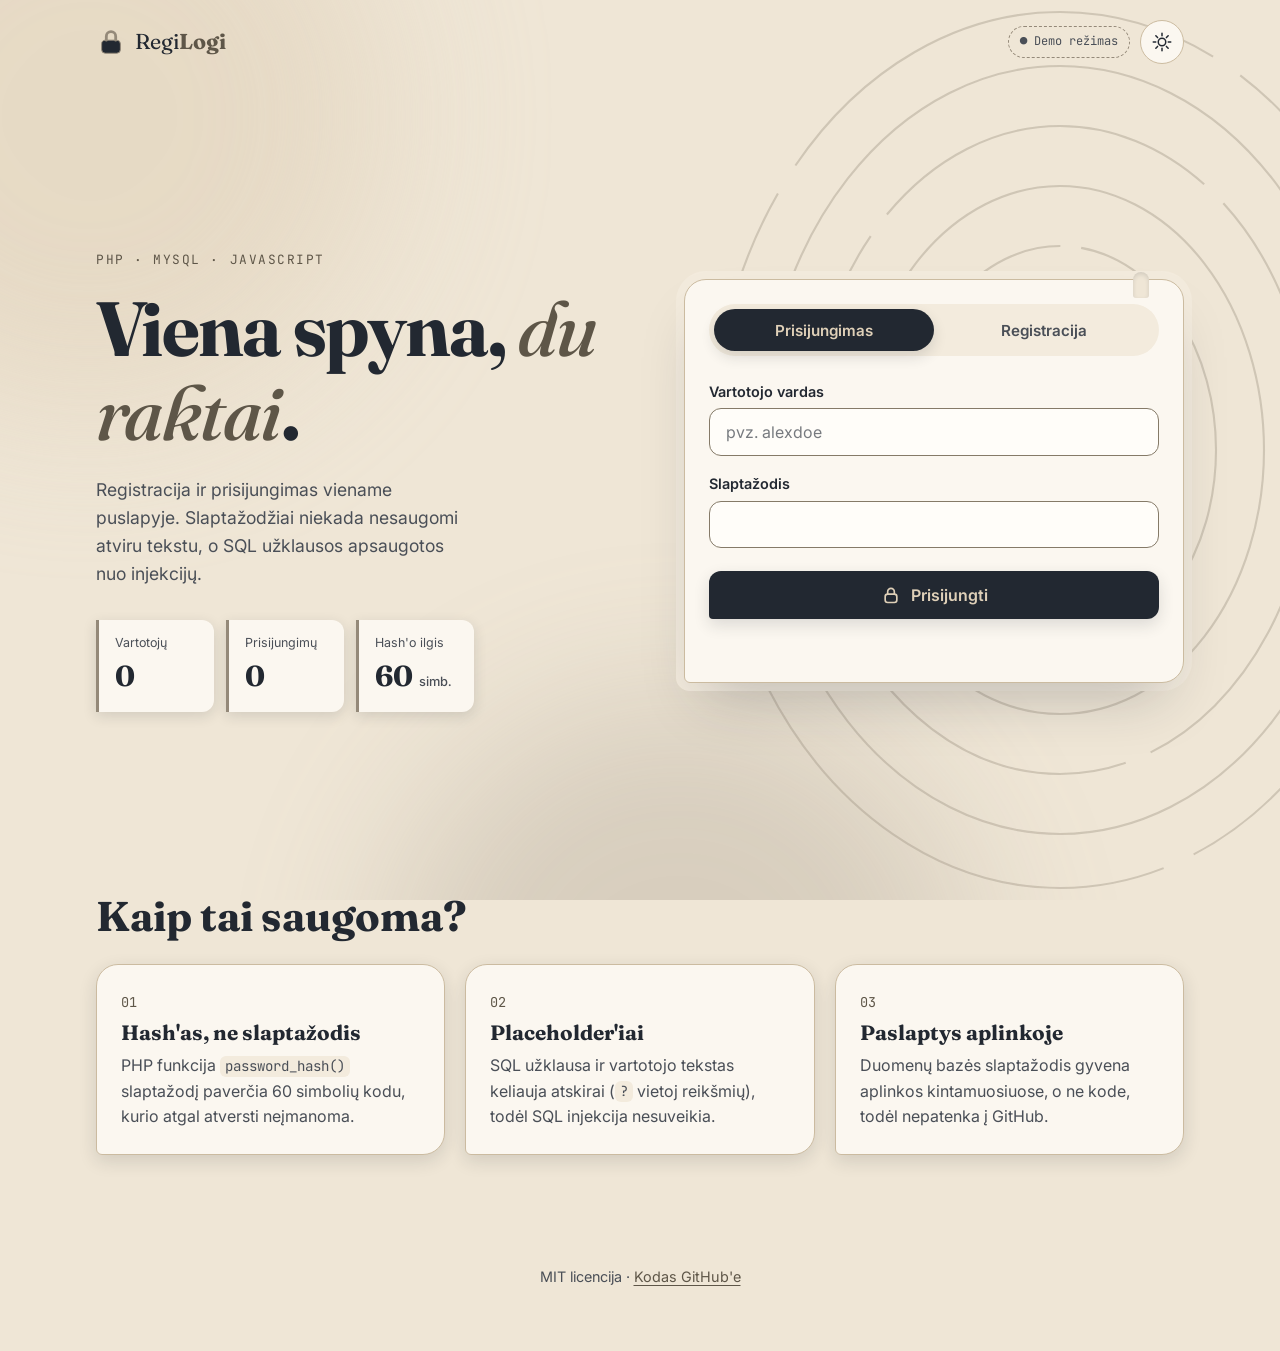
<file: index.html>
<!DOCTYPE html>
<html lang="lt">
<head>
  <meta charset="UTF-8" />
  <meta name="viewport" content="width=device-width, initial-scale=1" />
  <title>Registracija ir prisijungimas su PHP</title>
  <meta name="description" content="Saugi registracijos ir prisijungimo forma su PHP: slaptažodžių hash'as, SQL užklausos su placeholder'iais ir demo režimas naršyklėje." />
  <meta name="theme-color" content="#222831" />
  <link rel="icon" href="images/favicon.svg" type="image/svg+xml" />

  <!-- Applies the saved theme before first paint, so the page never flashes. -->
  <script src="js/theme-init.js"></script>

  <link rel="preconnect" href="https://fonts.googleapis.com" />
  <link rel="preconnect" href="https://fonts.gstatic.com" crossorigin />
  <link rel="stylesheet" href="https://fonts.googleapis.com/css2?family=Fraunces:opsz,wght@9..144,500;9..144,700&family=Inter:wght@400;500;600&family=JetBrains+Mono:wght@400;500&display=swap" />
  <link rel="stylesheet" href="css/style.css" />
</head>
<body>
  <a class="skip-link" href="#main">Pereiti prie turinio</a>

  <!-- Animated background: fingerprint-like rings and soft glows -->
  <div class="backdrop" aria-hidden="true">
    <svg class="backdrop__print" viewBox="0 0 600 600">
      <g fill="none" stroke="currentColor" stroke-width="1.4">
        <ellipse cx="300" cy="300" rx="40" ry="56" />
        <ellipse cx="300" cy="300" rx="72" ry="96" />
        <ellipse cx="300" cy="300" rx="104" ry="136" stroke-dasharray="180 14" />
        <ellipse cx="300" cy="300" rx="136" ry="176" />
        <ellipse cx="300" cy="300" rx="168" ry="216" stroke-dasharray="240 18" />
        <ellipse cx="300" cy="300" rx="200" ry="256" />
        <ellipse cx="300" cy="300" rx="232" ry="292" stroke-dasharray="320 22" />
      </g>
    </svg>
    <span class="backdrop__glow backdrop__glow--a"></span>
    <span class="backdrop__glow backdrop__glow--b"></span>
  </div>

  <header class="topbar">
    <a class="brand" href="#main" aria-label="Pradžia">
      <svg class="brand__mark" viewBox="0 0 32 32" aria-hidden="true">
        <rect x="6" y="14" width="20" height="14" rx="4" />
        <path d="M11 14v-4a5 5 0 0 1 10 0v4" fill="none" stroke-width="3" />
      </svg>
      <span>Regi<b>Logi</b></span>
    </a>
    <div class="topbar__right">
      <span class="mode-badge" id="modeBadge" title="Kur saugomi duomenys">Tikrinama…</span>
      <button class="theme-toggle" id="themeToggle" type="button" aria-label="Perjungti šviesų ar tamsų režimą">
        <svg class="icon-sun" viewBox="0 0 24 24" aria-hidden="true"><circle cx="12" cy="12" r="4.5" /><path d="M12 1.5v3M12 19.5v3M1.5 12h3M19.5 12h3M4.6 4.6l2.1 2.1M17.3 17.3l2.1 2.1M4.6 19.4l2.1-2.1M17.3 6.7l2.1-2.1" /></svg>
        <svg class="icon-moon" viewBox="0 0 24 24" aria-hidden="true"><path d="M20 14.5A8.5 8.5 0 0 1 9.5 4a8.5 8.5 0 1 0 10.5 10.5z" /></svg>
      </button>
    </div>
  </header>

  <main id="main" tabindex="-1">
    <section class="hero">
      <div class="hero__text reveal">
        <p class="eyebrow">PHP · MySQL · JavaScript</p>
        <h1>Viena spyna, <em>du raktai</em>.</h1>
        <p class="lead">Registracija ir prisijungimas viename puslapyje. Slaptažodžiai niekada nesaugomi atviru tekstu, o SQL užklausos apsaugotos nuo injekcijų.</p>

        <dl class="stats">
          <div class="stat">
            <dt>Vartotojų</dt>
            <dd><span id="statUsers">0</span></dd>
          </div>
          <div class="stat">
            <dt>Prisijungimų</dt>
            <dd><span id="statLogins">0</span></dd>
          </div>
          <div class="stat">
            <dt>Hash'o ilgis</dt>
            <dd><span data-target="60">0</span> <small>simb.</small></dd>
          </div>
        </dl>
      </div>

      <!-- Auth card: one lock, two keys (tabs) -->
      <div class="vault reveal" id="vault">
        <div class="vault__tabs" role="tablist" aria-label="Pasirink veiksmą">
          <button class="vault__tab" role="tab" id="tabLogin" aria-controls="panelLogin" aria-selected="true" type="button">Prisijungimas</button>
          <button class="vault__tab" role="tab" id="tabRegister" aria-controls="panelRegister" aria-selected="false" tabindex="-1" type="button">Registracija</button>
          <span class="vault__slider" aria-hidden="true"></span>
        </div>

        <form class="panel" id="panelLogin" role="tabpanel" aria-labelledby="tabLogin" method="post" action="api/auth.php" novalidate>
          <input type="hidden" name="action" value="login" />
          <div class="field">
            <label for="loginName">Vartotojo vardas</label>
            <input id="loginName" name="name" type="text" autocomplete="username" placeholder="pvz. alexdoe" required minlength="3" maxlength="32" />
          </div>
          <div class="field">
            <label for="loginPassword">Slaptažodis</label>
            <input id="loginPassword" name="password" type="password" autocomplete="current-password" required minlength="8" />
          </div>
          <button class="btn btn--primary" type="submit">
            <svg class="lock" viewBox="0 0 24 24" aria-hidden="true"><path class="lock__shackle" d="M8 11V8a4 4 0 0 1 8 0v3" /><rect class="lock__body" x="5" y="11" width="14" height="10" rx="3" /></svg>
            <span>Prisijungti</span>
          </button>
        </form>

        <form class="panel" id="panelRegister" role="tabpanel" aria-labelledby="tabRegister" method="post" action="api/auth.php" novalidate hidden>
          <input type="hidden" name="action" value="register" />
          <div class="field">
            <label for="regName">Vartotojo vardas</label>
            <input id="regName" name="name" type="text" autocomplete="username" placeholder="pvz. alexdoe" required minlength="3" maxlength="32" pattern="[A-Za-z0-9_.\-]+" />
            <p class="hint">3–32 simboliai: raidės, skaičiai, _ . -</p>
          </div>
          <div class="field">
            <label for="regEmail">El. paštas</label>
            <input id="regEmail" name="email" type="email" autocomplete="email" placeholder="alex@example.com" required maxlength="254" />
          </div>
          <div class="field">
            <label for="regPassword">Slaptažodis</label>
            <input id="regPassword" name="password" type="password" autocomplete="new-password" required minlength="8" aria-describedby="strengthText" />
            <div class="strength" aria-hidden="true"><span class="strength__bar" id="strengthBar"></span></div>
            <p class="hint" id="strengthText">Bent 8 simboliai.</p>
          </div>
          <button class="btn btn--primary" type="submit">
            <svg class="key" viewBox="0 0 24 24" aria-hidden="true"><circle cx="7.5" cy="12" r="4" /><path d="M11.5 12H21M18 12v3M15 12v2" /></svg>
            <span>Sukurti paskyrą</span>
          </button>
        </form>

        <!-- Shown after a successful login -->
        <div class="welcome" id="welcome" hidden>
          <svg class="welcome__avatar" viewBox="0 0 72 72" width="72" height="72" role="img" aria-labelledby="avatarTitle">
            <title id="avatarTitle">Vartotojo inicialų avataras</title>
            <circle cx="36" cy="36" r="36" />
            <text x="36" y="37" id="avatarInitials">AD</text>
          </svg>
          <p class="welcome__hello">Sveiki, <strong id="welcomeName">Alex Doe</strong>!</p>
          <p class="welcome__note">Taip tavo slaptažodis atrodo duomenų bazėje (sutrumpintas hash'as):</p>
          <code class="welcome__hash" id="welcomeHash"></code>
          <button class="btn btn--ghost" id="logoutBtn" type="button">Atsijungti</button>
        </div>

        <p class="message" id="message" role="status" aria-live="polite"></p>
      </div>
    </section>

    <section class="how" aria-labelledby="howTitle">
      <h2 id="howTitle" class="reveal">Kaip tai saugoma?</h2>
      <ol class="cards">
        <li class="card reveal">
          <span class="card__num">01</span>
          <h3>Hash'as, ne slaptažodis</h3>
          <p>PHP funkcija <code>password_hash()</code> slaptažodį paverčia 60 simbolių kodu, kurio atgal atversti neįmanoma.</p>
        </li>
        <li class="card reveal">
          <span class="card__num">02</span>
          <h3>Placeholder'iai</h3>
          <p>SQL užklausa ir vartotojo tekstas keliauja atskirai (<code>?</code> vietoj reikšmių), todėl SQL injekcija nesuveikia.</p>
        </li>
        <li class="card reveal">
          <span class="card__num">03</span>
          <h3>Paslaptys aplinkoje</h3>
          <p>Duomenų bazės slaptažodis gyvena aplinkos kintamuosiuose, o ne kode, todėl nepatenka į GitHub.</p>
        </li>
      </ol>
    </section>
  </main>

  <footer class="footer">
    <p>MIT licencija · <a href="https://github.com/brutall100/php-register-login-lt">Kodas GitHub'e</a></p>
  </footer>

  <script src="js/demo-store.js"></script>
  <script src="js/app.js"></script>
</body>
</html>
</file>
<file: css/style.css>
/* =========================================================
   Palette & fonts: change these tokens to re-theme the page.
   Base colours: #222831 · #393E46 · #948979 · #DFD0B8
   ========================================================= */
:root {
  --font-display: 'Fraunces', Georgia, serif;
  --font-body: 'Inter', system-ui, sans-serif;
  --font-mono: 'JetBrains Mono', ui-monospace, monospace;

  /* Light theme (default) */
  --bg: #efe6d6;             /* lightened #DFD0B8 */
  --bg-deep: #dfd0b8;        /* original cream */
  --surface: #fbf7f0;
  --surface-2: #f3ebdd;
  --text: #222831;
  --text-muted: #4a4f57;
  --accent: #222831;         /* button background */
  --on-accent: #dfd0b8;      /* text on button */
  --accent-2: #948979;       /* decoration, borders, glow (not for text) */
  --accent-text: #5e5648;    /* darker #948979 so it passes 4.5:1 as text */
  --border: #cbbba0;
  --field: #fffdf9;
  --field-border: #857a68;   /* 3:1+ against the field, as WCAG asks for inputs */
  --focus: #5e5648;
  --danger: #9b2c2c;
  --success: #2f6b3f;
  --shadow: rgba(34, 40, 49, 0.14);
  --shadow-strong: rgba(34, 40, 49, 0.26);
  --ripple: rgba(223, 208, 184, 0.45);
  --print: #948979;
  --glow-a: #dfd0b8;
  --glow-b: #948979;

  --radius: 22px;
  --radius-sm: 12px;
  --ease: cubic-bezier(0.22, 1, 0.36, 1);
}

/* Dark theme: tints of the same palette, not plain black & white */
@media (prefers-color-scheme: dark) {
  :root:not([data-theme='light']) {
    --bg: #222831;
    --bg-deep: #1a1f26;
    --surface: #2c323b;
    --surface-2: #393e46;
    --text: #dfd0b8;
    --text-muted: #b8ad9b;
    --accent: #dfd0b8;
    --on-accent: #222831;
    --accent-2: #948979;
    --accent-text: #c4b59d;
    --border: #4a505a;
    --field: #222831;
    --field-border: #8a919b;
    --focus: #c4b59d;
    --danger: #f0a3a3;
    --success: #9fd4ad;
    --shadow: rgba(0, 0, 0, 0.3);
    --shadow-strong: rgba(0, 0, 0, 0.5);
    --ripple: rgba(34, 40, 49, 0.3);
    --print: #948979;
    --glow-a: #393e46;
    --glow-b: #948979;
  }
}

:root[data-theme='dark'] {
  --bg: #222831;
  --bg-deep: #1a1f26;
  --surface: #2c323b;
  --surface-2: #393e46;
  --text: #dfd0b8;
  --text-muted: #b8ad9b;
  --accent: #dfd0b8;
  --on-accent: #222831;
  --accent-2: #948979;
  --accent-text: #c4b59d;
  --border: #4a505a;
  --field: #222831;
  --field-border: #8a919b;
  --focus: #c4b59d;
  --danger: #f0a3a3;
  --success: #9fd4ad;
  --shadow: rgba(0, 0, 0, 0.3);
  --shadow-strong: rgba(0, 0, 0, 0.5);
  --ripple: rgba(34, 40, 49, 0.3);
  --print: #948979;
  --glow-a: #393e46;
  --glow-b: #948979;
}

/* ---------- Base ---------- */
*,
*::before,
*::after {
  box-sizing: border-box;
}

html {
  color-scheme: light dark;
  scroll-behavior: smooth;
}

body {
  margin: 0;
  min-height: 100vh;
  font-family: var(--font-body);
  font-size: 1rem;
  line-height: 1.6;
  color: var(--text);
  background: var(--bg);
  overflow-x: hidden;
  transition: background-color 0.4s var(--ease), color 0.4s var(--ease);
}

h1,
h2,
h3 {
  font-family: var(--font-display);
  font-weight: 700;
  line-height: 1.1;
  margin: 0;
}

code {
  font-family: var(--font-mono);
  font-size: 0.88em;
  padding: 0.1em 0.35em;
  border-radius: 6px;
  background: var(--surface-2);
}

a {
  color: var(--accent-text);
  text-underline-offset: 3px;
}

:focus-visible {
  outline: 3px solid var(--focus);
  outline-offset: 3px;
  border-radius: 6px;
}

[hidden] {
  display: none !important;
}

main:focus {
  outline: none;
}

.skip-link {
  position: absolute;
  left: 16px;
  top: 12px;
  z-index: 100;
  padding: 0.6rem 1rem;
  border-radius: var(--radius-sm);
  background: var(--accent);
  color: var(--on-accent);
  font-weight: 600;
  text-decoration: none;
  transform: translateY(-160%);
  transition: transform 0.2s var(--ease);
}

.skip-link:focus {
  transform: translateY(0);
}

/* ---------- Living background ---------- */
.backdrop {
  position: fixed;
  inset: 0;
  z-index: -1;
  overflow: hidden;
  pointer-events: none;
}

.backdrop__print {
  position: absolute;
  width: min(900px, 140vw);
  right: -18%;
  top: 50%;
  margin-top: calc(min(900px, 140vw) / -2);
  color: var(--print);
  opacity: 0.35;
  animation: print-spin 90s linear infinite;
}

.backdrop__print ellipse:nth-child(odd) {
  animation: print-breathe 7s var(--ease) infinite alternate;
  transform-origin: 300px 300px;
}

.backdrop__glow {
  position: absolute;
  width: 46vmax;
  height: 46vmax;
  border-radius: 50%;
  filter: blur(80px);
  opacity: 0.55;
}

.backdrop__glow--a {
  background: var(--glow-a);
  left: -16vmax;
  top: -14vmax;
  animation: drift-a 26s ease-in-out infinite alternate;
}

.backdrop__glow--b {
  background: var(--glow-b);
  left: 30%;
  bottom: -30vmax;
  opacity: 0.25;
  animation: drift-b 32s ease-in-out infinite alternate;
}

@keyframes print-spin {
  to { transform: rotate(360deg); }
}

@keyframes print-breathe {
  from { transform: scale(1); opacity: 1; }
  to { transform: scale(1.04); opacity: 0.45; }
}

@keyframes drift-a {
  to { transform: translate(12vmax, 8vmax) scale(1.1); }
}

@keyframes drift-b {
  to { transform: translate(-10vmax, -6vmax) scale(0.9); }
}

/* ---------- Top bar ---------- */
.topbar {
  display: flex;
  align-items: center;
  justify-content: space-between;
  gap: 1rem;
  max-width: 1120px;
  margin: 0 auto;
  padding: 1.25rem 1rem;
}

.brand {
  display: inline-flex;
  align-items: center;
  gap: 0.55rem;
  font-family: var(--font-display);
  font-size: 1.35rem;
  color: var(--text);
  text-decoration: none;
}

.brand b {
  color: var(--accent-text);
}

.brand__mark {
  width: 30px;
  height: 30px;
  fill: var(--text);
  stroke: var(--accent-2);
  stroke-linecap: round;
}

.topbar__right {
  display: flex;
  align-items: center;
  gap: 0.6rem;
}

.mode-badge {
  font-family: var(--font-mono);
  font-size: 0.75rem;
  padding: 0.35rem 0.7rem;
  border: 1px dashed var(--accent-2);
  border-radius: 999px;
  color: var(--text-muted);
  white-space: nowrap;
}

.theme-toggle {
  display: grid;
  place-items: center;
  width: 44px;
  height: 44px;
  border: 1px solid var(--border);
  border-radius: 50%;
  background: var(--surface);
  color: var(--text);
  cursor: pointer;
  transition: transform 0.25s var(--ease), box-shadow 0.25s var(--ease);
}

.theme-toggle:hover {
  transform: translateY(-2px) rotate(-12deg);
  box-shadow: 0 8px 18px var(--shadow);
}

.theme-toggle svg {
  grid-area: 1 / 1;
  width: 20px;
  height: 20px;
  fill: none;
  stroke: currentColor;
  stroke-width: 1.8;
  stroke-linecap: round;
  transition: transform 0.4s var(--ease), opacity 0.3s;
}

.icon-moon { opacity: 0; transform: rotate(-90deg) scale(0.5); }

:root[data-theme='dark'] .icon-sun { opacity: 0; transform: rotate(90deg) scale(0.5); }
:root[data-theme='dark'] .icon-moon { opacity: 1; transform: none; }

@media (prefers-color-scheme: dark) {
  :root:not([data-theme='light']) .icon-sun { opacity: 0; transform: rotate(90deg) scale(0.5); }
  :root:not([data-theme='light']) .icon-moon { opacity: 1; transform: none; }
}

/* ---------- Hero ---------- */
main {
  max-width: 1120px;
  margin: 0 auto;
  padding: 0 1rem 4rem;
}

.hero {
  display: grid;
  grid-template-columns: 1.05fr 1fr;
  gap: clamp(2rem, 5vw, 4.5rem);
  align-items: center;
  min-height: calc(100vh - 90px);
  padding: 2rem 0 3rem;
}

.eyebrow {
  margin: 0 0 1rem;
  font-family: var(--font-mono);
  font-size: 0.8rem;
  letter-spacing: 0.12em;
  text-transform: uppercase;
  color: var(--accent-text);
}

.hero h1 {
  font-size: clamp(2.6rem, 6.4vw, 4.8rem);
  letter-spacing: -0.02em;
}

.hero h1 em {
  font-style: italic;
  font-weight: 500;
  color: var(--accent-text);
}

.lead {
  max-width: 34ch;
  margin: 1.25rem 0 2rem;
  font-size: 1.1rem;
  color: var(--text-muted);
}

.stats {
  display: flex;
  flex-wrap: wrap;
  gap: 0.75rem;
  margin: 0;
}

.stat {
  min-width: 118px;
  padding: 0.8rem 1rem;
  border-left: 3px solid var(--accent-2);
  background: var(--surface);
  border-radius: 0 var(--radius-sm) var(--radius-sm) 0;
  box-shadow: 0 4px 14px var(--shadow);
}

.stat dt {
  font-size: 0.78rem;
  color: var(--text-muted);
}

.stat dd {
  margin: 0;
  font-family: var(--font-display);
  font-size: 1.8rem;
  font-weight: 700;
  font-variant-numeric: tabular-nums;
}

.stat small {
  font-family: var(--font-body);
  font-size: 0.8rem;
  font-weight: 500;
  color: var(--text-muted);
}

/* ---------- Vault (auth card) ---------- */
.vault {
  position: relative;
  padding: 1.5rem;
  background: var(--surface);
  border: 1px solid var(--border);
  /* notched "keycard" corner */
  border-radius: var(--radius) var(--radius) var(--radius) 6px;
  box-shadow: 0 30px 60px -20px var(--shadow-strong), 0 0 0 8px var(--surface-2);
}

.vault::before {
  /* keyhole punched into the card */
  content: '';
  position: absolute;
  top: -8px;
  right: 34px;
  width: 16px;
  height: 26px;
  border-radius: 8px 8px 3px 3px;
  background: var(--bg);
  box-shadow: inset 0 2px 4px var(--shadow);
}

.vault__tabs {
  position: relative;
  display: grid;
  grid-template-columns: 1fr 1fr;
  padding: 5px;
  margin-bottom: 1.5rem;
  border-radius: 999px;
  background: var(--surface-2);
}

.vault__tab {
  position: relative;
  z-index: 1;
  padding: 0.7rem 0.5rem;
  border: 0;
  border-radius: 999px;
  background: none;
  font: 600 0.95rem var(--font-body);
  color: var(--text-muted);
  cursor: pointer;
  transition: color 0.3s var(--ease);
}

.vault__tab[aria-selected='true'] {
  color: var(--on-accent);
}

.vault__slider {
  position: absolute;
  top: 5px;
  bottom: 5px;
  left: 5px;
  width: calc(50% - 5px);
  border-radius: 999px;
  background: var(--accent);
  box-shadow: 0 6px 14px var(--shadow);
  transition: transform 0.45s var(--ease);
}

.vault[data-view='register'] .vault__slider {
  transform: translateX(100%);
}

.panel {
  display: grid;
  gap: 1rem;
  animation: panel-in 0.45s var(--ease);
}

@keyframes panel-in {
  from { opacity: 0; transform: translateY(10px); }
}

.field {
  display: grid;
  gap: 0.35rem;
}

.field label {
  font-size: 0.9rem;
  font-weight: 600;
}

.field input {
  width: 100%;
  padding: 0.8rem 0.95rem;
  border: 1.5px solid var(--field-border);
  border-radius: var(--radius-sm);
  background: var(--field);
  font: 400 1rem var(--font-body);
  color: var(--text);
  transition: border-color 0.2s, box-shadow 0.2s;
}

.field input::placeholder {
  color: var(--text-muted);
  opacity: 0.75;
}

.field input:focus-visible {
  outline: none;
  border-color: var(--focus);
  box-shadow: 0 0 0 4px var(--surface-2), 0 0 0 5.5px var(--focus);
}

.field input[aria-invalid='true'] {
  border-color: var(--danger);
}

.hint {
  margin: 0;
  font-size: 0.8rem;
  color: var(--text-muted);
}

.strength {
  height: 6px;
  border-radius: 999px;
  background: var(--surface-2);
  overflow: hidden;
}

.strength__bar {
  display: block;
  height: 100%;
  background: var(--focus);
  transform-origin: left;
  transform: scaleX(0);
  transition: transform 0.35s var(--ease);
}

/* ---------- Buttons ---------- */
.btn {
  position: relative;
  display: inline-flex;
  align-items: center;
  justify-content: center;
  gap: 0.6rem;
  padding: 0.9rem 1.4rem;
  border: 0;
  border-radius: var(--radius-sm) var(--radius-sm) var(--radius-sm) 4px;
  font: 600 1rem var(--font-body);
  cursor: pointer;
  box-shadow: 0 6px 16px var(--shadow);
  transition: transform 0.2s var(--ease), box-shadow 0.2s var(--ease);
}

/* keeps the pointer "on" the button while it lifts, so it does not jitter */
.btn::after {
  content: '';
  position: absolute;
  inset: 0 0 -6px;
}

.btn:hover {
  transform: translateY(-3px);
  box-shadow: 0 14px 26px var(--shadow-strong);
}

.btn:active {
  transform: translateY(1px);
  box-shadow: 0 3px 8px var(--shadow);
}

.btn--primary {
  margin-top: 0.4rem;
  background: var(--accent);
  color: var(--on-accent);
}

.btn--ghost {
  background: var(--surface-2);
  color: var(--text);
}

.btn svg {
  width: 20px;
  height: 20px;
  fill: none;
  stroke: currentColor;
  stroke-width: 2;
  stroke-linecap: round;
  stroke-linejoin: round;
}

/* lock micro-effect: shackle lifts on hover, pops open on success */
.lock__shackle {
  transition: transform 0.3s var(--ease);
}

.btn:hover .lock__shackle {
  transform: translateY(-2px);
}

.btn.is-unlocked .lock__shackle {
  transform: translate(3px, -3px) rotate(18deg);
  transform-origin: 16px 11px;
}

.key {
  transition: transform 0.4s var(--ease);
}

.btn:hover .key {
  transform: rotate(-20deg);
}

.btn__ink {
  position: absolute;
  inset: 0;
  border-radius: inherit;
  overflow: hidden;
  pointer-events: none;
}

.ripple {
  position: absolute;
  border-radius: 50%;
  background: var(--ripple);
  transform: scale(0);
  animation: ripple 0.6s linear;
  pointer-events: none;
}

@keyframes ripple {
  to { transform: scale(4); opacity: 0; }
}

/* ---------- Welcome state ---------- */
.welcome {
  display: grid;
  justify-items: center;
  gap: 0.6rem;
  text-align: center;
  animation: panel-in 0.5s var(--ease);
}

.welcome__avatar circle {
  fill: var(--accent);
}

.welcome__avatar text {
  fill: var(--on-accent);
  font: 700 26px var(--font-display);
  text-anchor: middle;
  dominant-baseline: middle;
}

.welcome__hello {
  margin: 0;
  font-family: var(--font-display);
  font-size: 1.5rem;
}

.welcome__note {
  margin: 0;
  font-size: 0.85rem;
  color: var(--text-muted);
}

.welcome__hash {
  display: block;
  max-width: 100%;
  padding: 0.7rem;
  word-break: break-all;
  text-align: left;
  font-size: 0.78rem;
}

.message {
  min-height: 1.5em;
  margin: 1rem 0 0;
  font-size: 0.92rem;
  font-weight: 500;
}

.message.is-error { color: var(--danger); }
.message.is-ok { color: var(--success); }

.vault.is-shaking {
  animation: shake 0.4s;
}

@keyframes shake {
  25% { transform: translateX(-6px); }
  50% { transform: translateX(6px); }
  75% { transform: translateX(-3px); }
}

/* ---------- How it works ---------- */
.how h2 {
  font-size: clamp(1.8rem, 4vw, 2.6rem);
  margin-bottom: 1.5rem;
}

.cards {
  display: grid;
  grid-template-columns: repeat(3, 1fr);
  gap: 1.25rem;
  margin: 0;
  padding: 0;
  list-style: none;
}

.card {
  position: relative;
  padding: 1.5rem;
  background: var(--surface);
  border: 1px solid var(--border);
  border-radius: var(--radius) var(--radius) var(--radius) 6px;
  box-shadow: 0 6px 18px var(--shadow);
  transition: transform 0.3s var(--ease), box-shadow 0.3s var(--ease), opacity 0.6s var(--ease);
}

.card:hover {
  transform: translateY(-6px);
  box-shadow: 0 20px 36px var(--shadow-strong);
}

.card__num {
  font-family: var(--font-mono);
  font-size: 0.85rem;
  color: var(--accent-text);
}

.card h3 {
  margin: 0.5rem 0;
  font-size: 1.3rem;
}

.card p {
  margin: 0;
  color: var(--text-muted);
}

.footer {
  padding: 2rem 1rem 3rem;
  text-align: center;
  font-size: 0.9rem;
  color: var(--text-muted);
}

/* ---------- Reveal on scroll ---------- */
.js .reveal {
  opacity: 0;
  transform: translateY(24px);
  transition: opacity 0.7s var(--ease), transform 0.7s var(--ease);
}

.js .reveal.is-visible {
  opacity: 1;
  transform: none;
}

.cards .reveal:nth-child(2) { transition-delay: 0.1s; }
.cards .reveal:nth-child(3) { transition-delay: 0.2s; }

/* ---------- Responsive ---------- */
@media (max-width: 860px) {
  .hero {
    grid-template-columns: 1fr;
    min-height: 0;
    padding-top: 1rem;
  }

  .cards {
    grid-template-columns: 1fr;
  }
}

@media (max-width: 420px) {
  .vault {
    padding: 1.1rem;
  }

  .mode-badge {
    font-size: 0.68rem;
    padding: 0.3rem 0.55rem;
  }

  .stat {
    min-width: 0;
    flex: 1 1 90px;
  }
}

/* ---------- Reduced motion ---------- */
@media (prefers-reduced-motion: reduce) {
  *,
  *::before,
  *::after {
    animation: none !important;
    transition-duration: 0.01ms !important;
    scroll-behavior: auto !important;
  }

  .js .reveal {
    opacity: 1;
    transform: none;
  }
}
</file>
